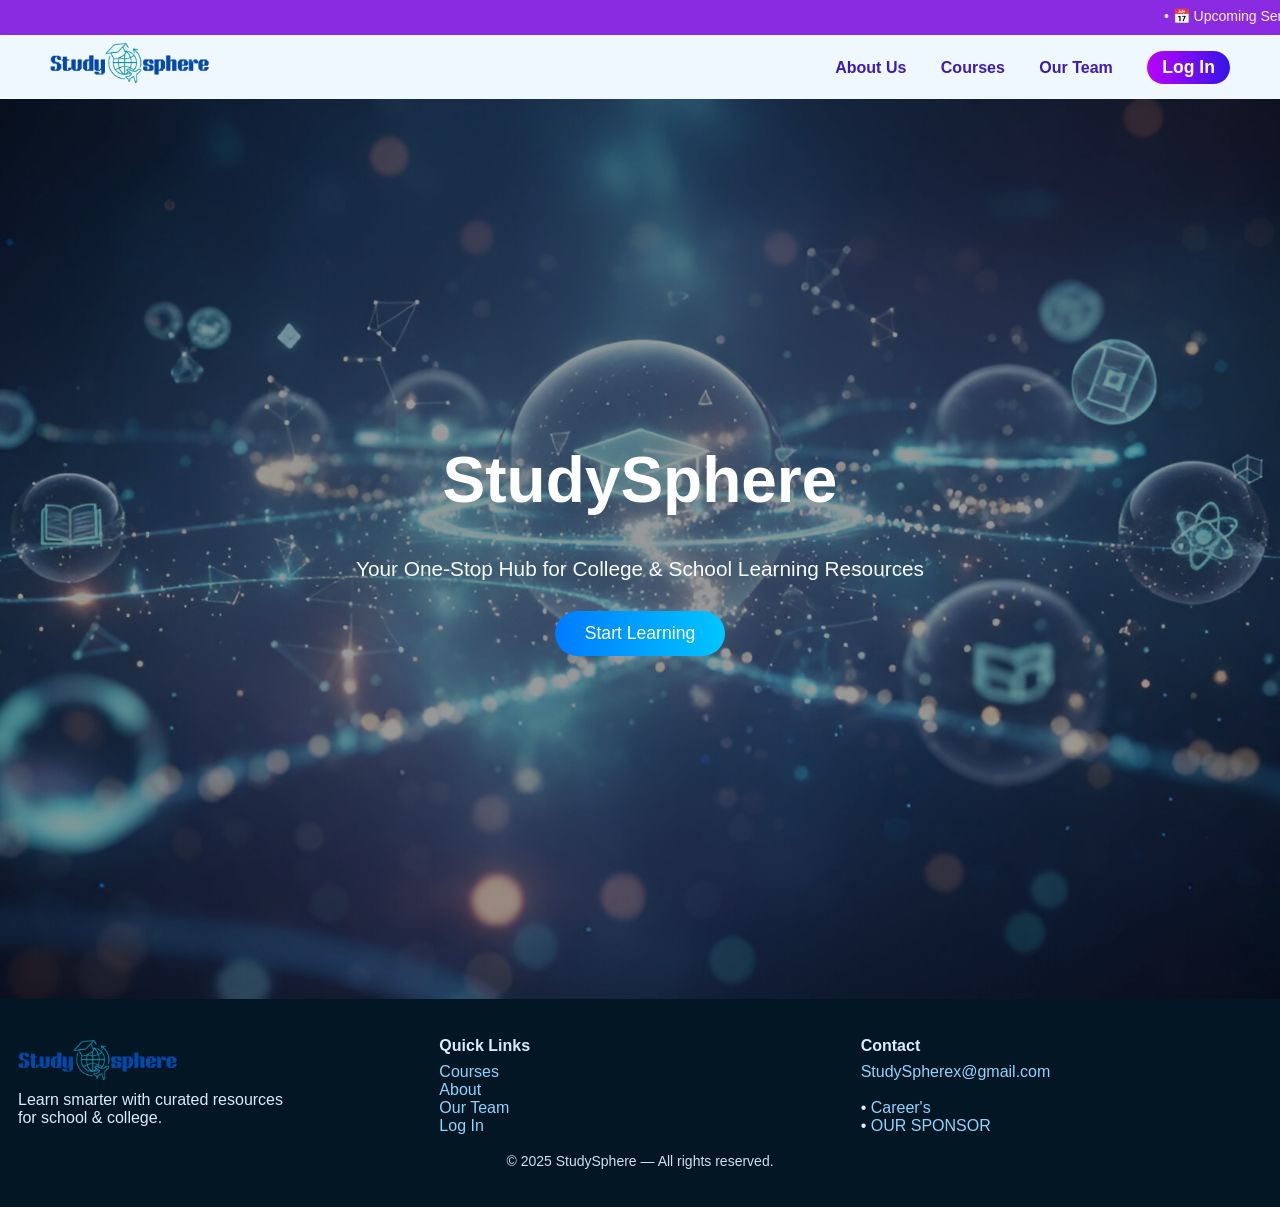
<file: index.html>
<!DOCTYPE html>
<html>
<head>
    <title>StudySphere | Learn Smarter</title>
    <link rel="stylesheet" href="style.css">
    <link rel="icon" type="image/x-icon" href="favicon.png">
</head>

<body>

    <!-- Exam Reminder -->
    <div class="exam-reminder">
        <marquee><pre> • 📅 Upcoming Semester Exams: 15th December — Start Preparing Today!                                                                 <a href = "course.html" style = "color: whitesmoke; text-decoration: none;">• 🔴 Courses are Live Now !</a></pre></marquee>
    </div>

    <header>
    <!-- Navigation Bar -->
    <nav class="navbar">
        <div class="nav-left">
            <img src="logo.png" alt="StudySphere Logo" class="logo">
        </div>
        <div class="nav-right">
            <b><a href="about.html">About Us</a></b>
            <b><a href="course.html">Courses</a></b>
            <b><a href="team.html">Our Team</a></b>
            <b><a href="LogIn.html" , alt="LogIn here"><button class="login"> Log In</button></a></b>
            
        </div>
    </nav>
    </header>

    <main>
    <!-- Hero Section -->
    <section class="hero">
        <div class="hero-content">
            <h1>StudySphere</h1>
            <p>Your One-Stop Hub for College & School Learning Resources</p>
            <a href="start_box.html" , alt = "go in"><button class="start-btn">Start Learning</button></a>
        </div>
    </section>
    </main>

  <footer id="contact">
    <div class="footer-inner">
      <div class="footer-col">
        <!-- <h4>StudySphere</h4> -->
         <img src="logo.png" alt="logo" class="logo">
        <pre>Learn smarter with curated resources 
for school & college.</pre>
      </div>
      <div class="footer-col">
        <h4>Quick Links</h4>
        <ul>
          <li><a href="course.html">Courses</a></li>
          <li><a href="about.html">About</a></li>
          <li><a href="/SAKEC HTML/7.  Team.StudySphere/index.html">Our Team</a></li>
          <li><a href="LogIn.html">Log In</a></li>
        </ul>
      </div>
      <div class="footer-col">
        <h4>Contact</h4>
      <p><a href="mailto:StudySpherex@gmail.com">StudySpherex@gmail.com</a></p><br>
        <p>•  <a href="/4.JOB APPLICATION/index.html"> Career's</a></p>
        <p>•  <a href="/5.cafe/index.html"> OUR SPONSOR</a></p></div>
      </div>
    </div>

    <div class="footer-bottom">
      <p>© 2025 StudySphere — All rights reserved.</p>
    </div>
  </footer>
</body>
</html>
</file>
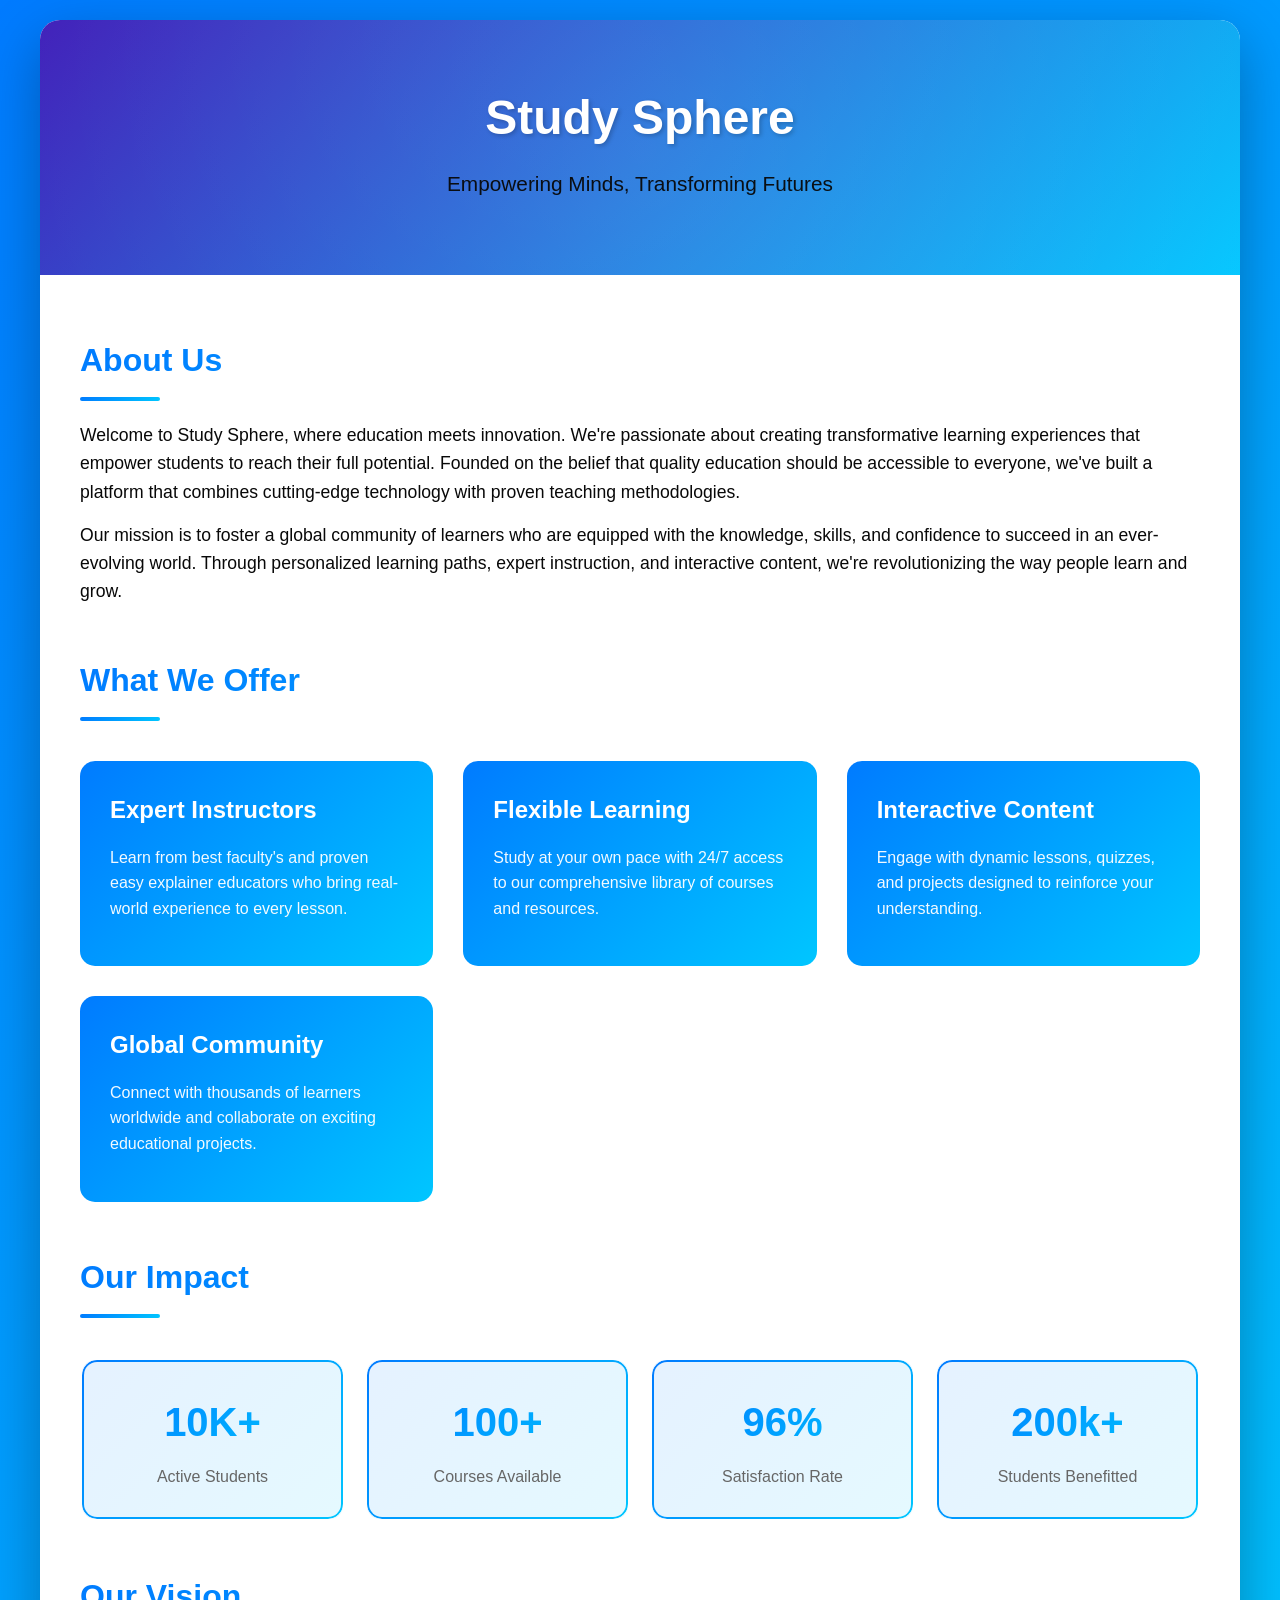
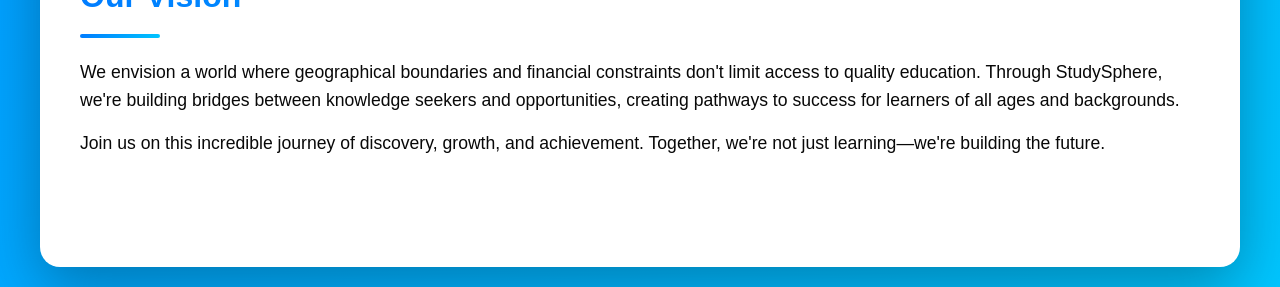
<file: about.html>
<!DOCTYPE html>
<html lang="en">
<head>
    <title>StudySphere | About Us</title>
    <style>
        * {
            margin: 0;
            padding: 0;
            box-sizing: border-box;
        }

        body {
            font-family: 'Segoe UI', Tahoma, Geneva, Verdana, sans-serif;
            line-height: 1.6;
            color: #060505;
            background: linear-gradient(135deg, #007bff 0%, #00c6ff 100%);
            min-height: 100vh;
            padding: 20px;
        }

        .container {
            max-width: 1200px;
            margin: 0 auto;
            background: white;
            border-radius: 20px;
            overflow: hidden;
            box-shadow: 0 20px 60px rgba(0, 0, 0, 0.3);
        }

        header {
            background: linear-gradient(135deg, rgb(61, 27, 184) 0%, #00c6ff 100%);
            color: white;
            padding: 60px 40px;
            text-align: center;
            position: relative;
            overflow: hidden;
        }

        header::before {
            content: '';
            position: absolute;
            top: -50%;
            right: -50%;
            width: 200%;
            height: 200%;
            background: radial-gradient(circle, rgba(255,255,255,0.1) 0%, transparent 70%);
            animation: pulse 15s ease-in-out infinite;
        }

        @keyframes pulse {
            0%, 100% { transform: scale(1); opacity: 0.5; }
            50% { transform: scale(1.1); opacity: 0.8; }
        }

        h1 {
            font-size: 3em;
            margin-bottom: 10px;
            position: relative;
            z-index: 1;
            text-shadow: 2px 2px 4px rgba(0, 0, 0, 0.2);
        }

        .tagline {
            font-size: 1.3em;
            opacity: 0.95;
            position: relative;
            z-index: 1;
        }

        .content {
            padding: 60px 40px;
        }

        .section {
            margin-bottom: 50px;
        }

        h2 {
            font-size: 2em;
            background: linear-gradient(135deg, #007bff 0%, #00c6ff 100%);
            -webkit-background-clip: text;
            -webkit-text-fill-color: transparent;
            background-clip: text;
            margin-bottom: 20px;
            position: relative;
            padding-bottom: 15px;
        }

        h2::after {
            content: '';
            position: absolute;
            bottom: 0;
            left: 0;
            width: 80px;
            height: 4px;
            background: linear-gradient(135deg, #007bff 0%, #00c6ff 100%);
            border-radius: 2px;
        }

        p {
            font-size: 1.1em;
            margin-bottom: 15px;
            color: #080808;
        }

        .features {
            display: grid;
            grid-template-columns: repeat(auto-fit, minmax(280px, 1fr));
            gap: 30px;
            margin-top: 40px;
        }

        .feature-card {
            background: linear-gradient(135deg, #007bff 0%, #00c6ff 100%);
            padding: 30px;
            border-radius: 15px;
            color: white;
            transition: transform 0.3s ease, box-shadow 0.3s ease;
            cursor: pointer;
        }

        .feature-card:hover {
            transform: translateY(-10px);
            box-shadow: 0 15px 40px rgba(0, 123, 255, 0.4);
        }

        .feature-card h3 {
            font-size: 1.5em;
            margin-bottom: 15px;
        }

        .feature-card p {
            color: rgba(255, 255, 255, 0.95);
            font-size: 1em;
        }

        .stats {
            display: grid;
            grid-template-columns: repeat(auto-fit, minmax(200px, 1fr));
            gap: 20px;
            margin-top: 40px;
        }

        .stat-box {
            text-align: center;
            padding: 30px;
            background: linear-gradient(135deg, rgba(0, 123, 255, 0.1) 0%, rgba(0, 198, 255, 0.1) 100%);
            border-radius: 15px;
            border: 2px solid transparent;
            background-clip: padding-box;
            position: relative;
        }

        .stat-box::before {
            content: '';
            position: absolute;
            top: 0;
            left: 0;
            right: 0;
            bottom: 0;
            border-radius: 15px;
            padding: 2px;
            background: linear-gradient(135deg, #007bff 0%, #00c6ff 100%);
            -webkit-mask: linear-gradient(#fff 0 0) content-box, linear-gradient(#fff 0 0);
            mask: linear-gradient(#fff 0 0) content-box, linear-gradient(#fff 0 0);
            -webkit-mask-composite: xor;
            mask-composite: exclude;
        }

        .stat-number {
            font-size: 2.5em;
            font-weight: bold;
            background: linear-gradient(135deg, #007bff 0%, #00c6ff 100%);
            -webkit-background-clip: text;
            -webkit-text-fill-color: transparent;
            background-clip: text;
        }

        .stat-label {
            font-size: 1em;
            color: #666;
            margin-top: 10px;
        }

        @media (max-width: 768px) {
            header {
                padding: 40px 20px;
            }

            h1 {
                font-size: 2em;
            }

            .content {
                padding: 40px 20px;
            }

            .features {
                grid-template-columns: 1fr;
            }
        }
    </style>
</head>
<body>
    <div class="container">
        <header>
            <a href="index.html" style="color: white; text-decoration: none;"><h1>Study Sphere</h1></a>
            <p class="tagline">Empowering Minds, Transforming Futures</p>
        </header>

        <div class="content">
            <div class="section">
                <h2>About Us</h2>
                <p>Welcome to Study Sphere, where education meets innovation. We're passionate about creating transformative learning experiences that empower students to reach their full potential. Founded on the belief that quality education should be accessible to everyone, we've built a platform that combines cutting-edge technology with proven teaching methodologies.</p>
                <p>Our mission is to foster a global community of learners who are equipped with the knowledge, skills, and confidence to succeed in an ever-evolving world. Through personalized learning paths, expert instruction, and interactive content, we're revolutionizing the way people learn and grow.</p>
            </div>

            <div class="section">
                <h2>What We Offer</h2>
                <div class="features">
                    <div class="feature-card">
                        <h3>Expert Instructors</h3>
                        <p>Learn from best faculty's and proven easy explainer educators who bring real-world experience to every lesson.</p>
                    </div>
                    <div class="feature-card">
                        <h3>Flexible Learning</h3>
                        <p>Study at your own pace with 24/7 access to our comprehensive library of courses and resources.</p>
                    </div>
                    <div class="feature-card">
                        <h3>Interactive Content</h3>
                        <p>Engage with dynamic lessons, quizzes, and projects designed to reinforce your understanding.</p>
                    </div>
                    <div class="feature-card">
                        <h3>Global Community</h3>
                        <p>Connect with thousands of learners worldwide and collaborate on exciting educational projects.</p>
                    </div>
                </div>
            </div>

            <div class="section">
                <h2>Our Impact</h2>
                <div class="stats">
                    <div class="stat-box">
                        <div class="stat-number">10K+</div>
                        <div class="stat-label">Active Students</div>
                    </div>
                    <div class="stat-box">
                        <div class="stat-number">100+</div>
                        <div class="stat-label">Courses Available</div>
                    </div>
                    <div class="stat-box">
                        <div class="stat-number">96%</div>
                        <div class="stat-label">Satisfaction Rate</div>
                    </div>
                    <div class="stat-box">
                        <div class="stat-number"> 200k+</div>
                        <div class="stat-label">Students Benefitted</div>
                    </div>
                </div>
            </div>

            <div class="section">
                <h2>Our Vision</h2>
                <p>We envision a world where geographical boundaries and financial constraints don't limit access to quality education. Through StudySphere, we're building bridges between knowledge seekers and opportunities, creating pathways to success for learners of all ages and backgrounds.</p>
                <p>Join us on this incredible journey of discovery, growth, and achievement. Together, we're not just learning—we're building the future.</p>
            </div>
        </div>
    </div>
</body>
</html>
</file>
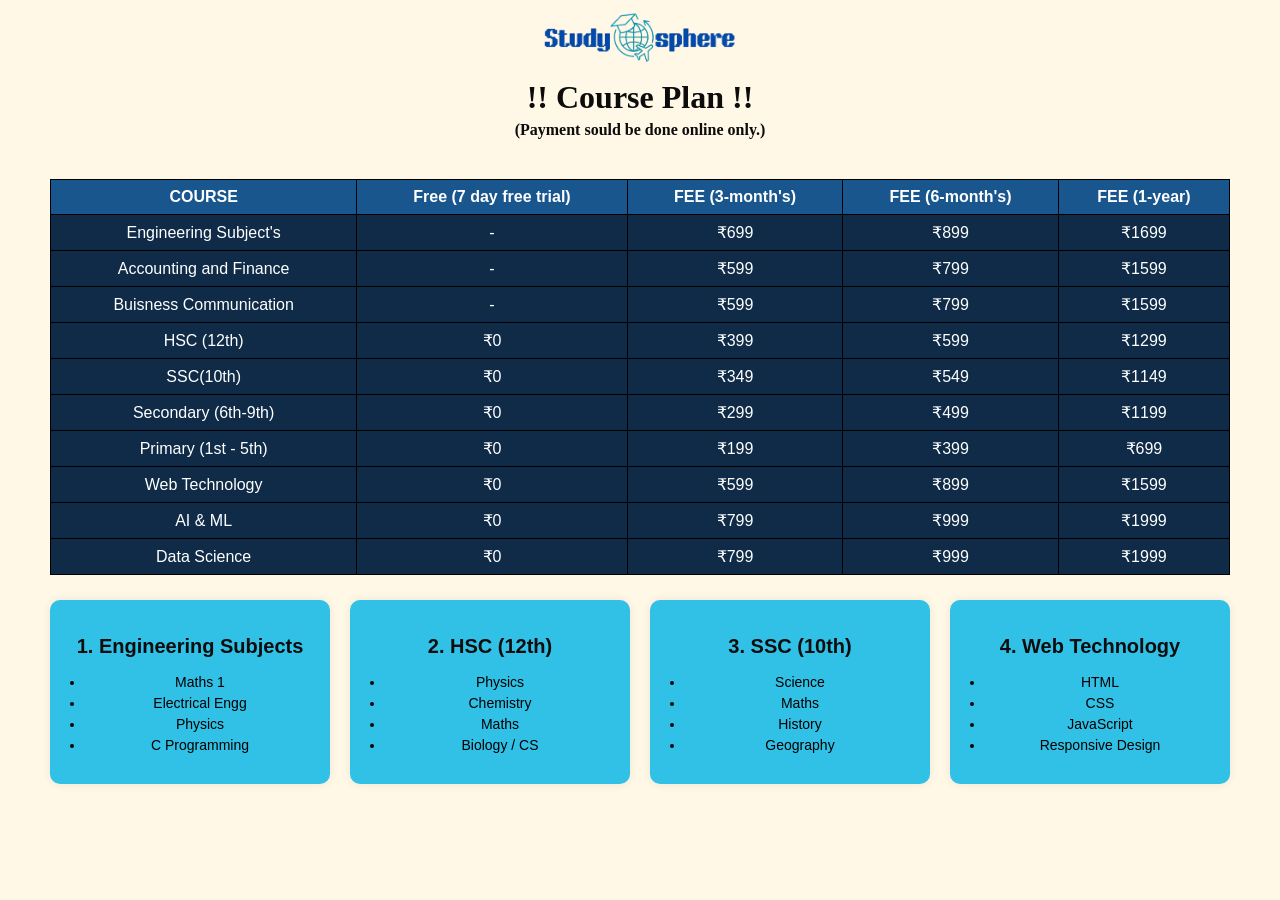
<file: course.html>
<!DOCTYPE html>
<html lang="en">
<head>
<title>StudySphere | Courses </title>
<style>
body {
font-family: Arial, sans-serif;
color: white;
background-color: #FFF8E7;
margin: 50px;
margin-top: 10px;
text-align: center;
}

h1 , h4 {
margin: 5px 0;
color :rgb(12, 12, 12);
font-family:  'Times New Roman', serif;
}

table {
border-collapse: collapse;
width: 100%;
margin-top: 40px;
}
th, td {
border: 1px solid black;
padding: 8px;
text-align: center;
vertical-align: middle;
}
th {
background-color: #19568D;
}
.header-info {
margin-bottom: 10px;
}
.sub-table {
width: 100%;
margin-top: 20px;
}
.sub-table td {
text-align: left;
vertical-align: top;
border: none;
}
.bold {
font-weight: bold;
}

.subjects-container {
  display: flex;
  justify-content: space-between;
  gap: 20px;
  margin-top: 25px;
}

.subject-box {
  background: #31c1e6;
  padding: 15px;
  width: 23%;
  border-radius: 10px;
  box-shadow: 0 0 10px rgba(0,0,0,0.08);
  text-align: center;
}

.subject-box h3 {
  margin-bottom: 10px;
  font-size: 20px;
  color: #0d0d0e; /* Navy blue */
}

.subject-box ul {
padding-left: 20px;
list-style-type: disc;
}

.subject-box ul li {
  font-size: 14px;
  margin-bottom: 5px;
  color: black;
}




</style>
</head>
<body>

<a href = "index.html"><img src="logo.png" alt = "StudySphere" height = 60 ></a>
<h1>!! Course Plan !!</h1>
<h4>(Payment sould be done online only.)</h4>

<table>
<colgroup>
    <col span="2" style="background-color: #0F2B47">
    <col span="3" style="background-color: #0F2B47">
  </colgroup>
<tr>
<th>COURSE</th>
<th>Free (7 day free trial)</th>
<th>FEE (3-month's)</th>
<th>FEE (6-month's)</th>
<th>FEE (1-year)</th>
</tr>
<tr>
<td>Engineering Subject's</td>
<td>-<br></td>
<td>₹699<br></td>
<td>₹899<br></td>
<td>₹1699<br></td>
</tr>

<tr>
<td>Accounting and Finance</td>
<td>-<br></td>
<td>₹599<br></td>
<td>₹799<br></td>
<td>₹1599<br></td>
</tr>

<tr>
<td>Buisness Communication</td>
<td>-<br></td>
<td>₹599<br></td>
<td>₹799<br></td>
<td>₹1599<br></td>
</tr>

<tr>
<td>HSC (12th)</td>
<td>₹0<br></td>
<td>₹399<br></td>
<td>₹599<br></td>
<td>₹1299<br></td>
</tr>

<tr>
<td>SSC(10th)</td>
<td>₹0<br></td>
<td>₹349<br></td>
<td>₹549<br></td>
<td>₹1149<br></td>
</tr>

<tr>
<td>Secondary (6th-9th)</td>
<td>₹0<br></td>
<td>₹299<br></td>
<td>₹499<br></td>
<td>₹1199<br></td>
</tr>

<tr>
<td>Primary (1st - 5th)</td>
<td>₹0<br></td>
<td>₹199<br></td>
<td>₹399<br></td>
<td>₹699<br></td>
</tr>

<tr>
<td>Web Technology</td>
<td>₹0<br></td>
<td>₹599<br></td>
<td>₹899<br></td>
<td>₹1599<br></td>
</tr>

<tr>
<td>AI & ML</td>
<td>₹0<br></td>
<td>₹799<br></td>
<td>₹999<br></td>
<td>₹1999<br></td>
</tr>

<tr>
<td>Data Science</td>
<td>₹0<br></td>
<td>₹799<br></td>
<td>₹999<br></td>
<td>₹1999<br></td>
</tr>
</table>

<div class="subjects-container">
    
  <div class="subject-box">
      <h3>1. Engineering Subjects</h3>
      <ul>
          <li>Maths 1</li>
          <li>Electrical Engg</li>
          <li>Physics</li>
          <li>C Programming</li>
      </ul>
  </div>

  <div class="subject-box">
      <h3>2. HSC (12th)</h3>
      <ul>
          <li>Physics</li>
          <li>Chemistry</li>
          <li>Maths</li>
          <li>Biology / CS</li>
      </ul>
  </div>

  <div class="subject-box">
      <h3>3. SSC (10th)</h3>
      <ul>
          <li>Science</li>
          <li>Maths</li>
          <li>History</li>
          <li>Geography</li>
      </ul>
  </div>

  <div class="subject-box">
      <h3>4. Web Technology</h3>
      <ul>
          <li>HTML</li>
          <li>CSS</li>
          <li>JavaScript</li>
          <li>Responsive Design</li>
      </ul>
  </div>

</div>

</body>
</html>
</file>
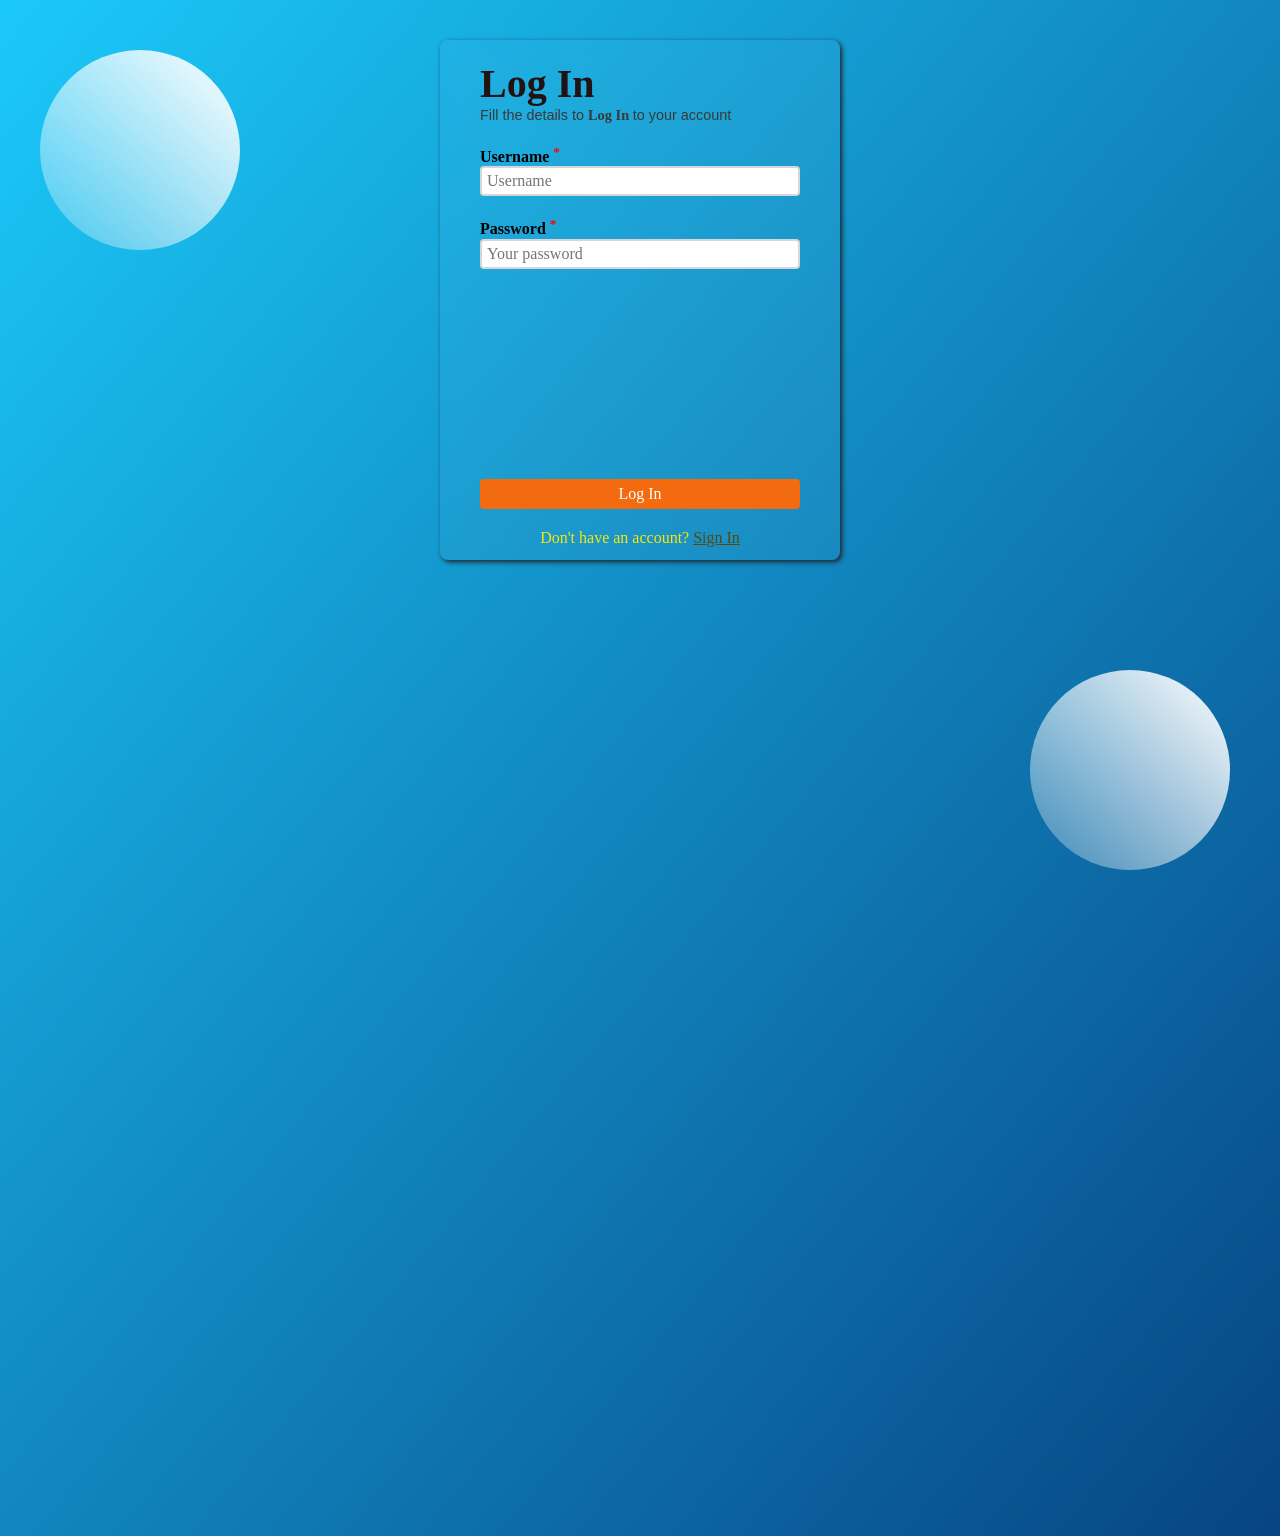
<file: LogIn.html>
<!DOCTYPE html>
<html lang="en">
<head>
    <title>StudySphere | Log In</title>
    <link rel="stylesheet" href="LogIn.css">
</head>
<body>
    <div class="outerbox">
        <div class="innerbox">
            <header class="signup-header">
                <h1>Log In</h1>
                <p>Fill the details to <strong> Log In </strong>to your account</p>
            </header>
            <main class="signup-body">
                <form action="#">
                   <div class="u">
                    <p>
                        <label for="fullname">Username <sup>*</sup></label>
                        <input type="text" id="fullname" placeholder="Username" required>
                    </p>
                </div>
                    <div class="p">
                    <p>
                        <label for="password">Password <sup>*</sup></label>
                        <input type="password" id="password" placeholder="Your password" required>
                    </p>
                </div>

                    <p>
                        <input type="submit" id="submit" value="Log In">
                    </p>
                </form>
            </main>
            <footer class="signup-footer">
                <p>Don't have an account? <a href="SignIn.html"> Sign In </a> </p>

            </footer>
        </div>
        <div class="circle C1"></div>
        <div class="circle C2"></div>
    </div>
</body>
</html>
</file>
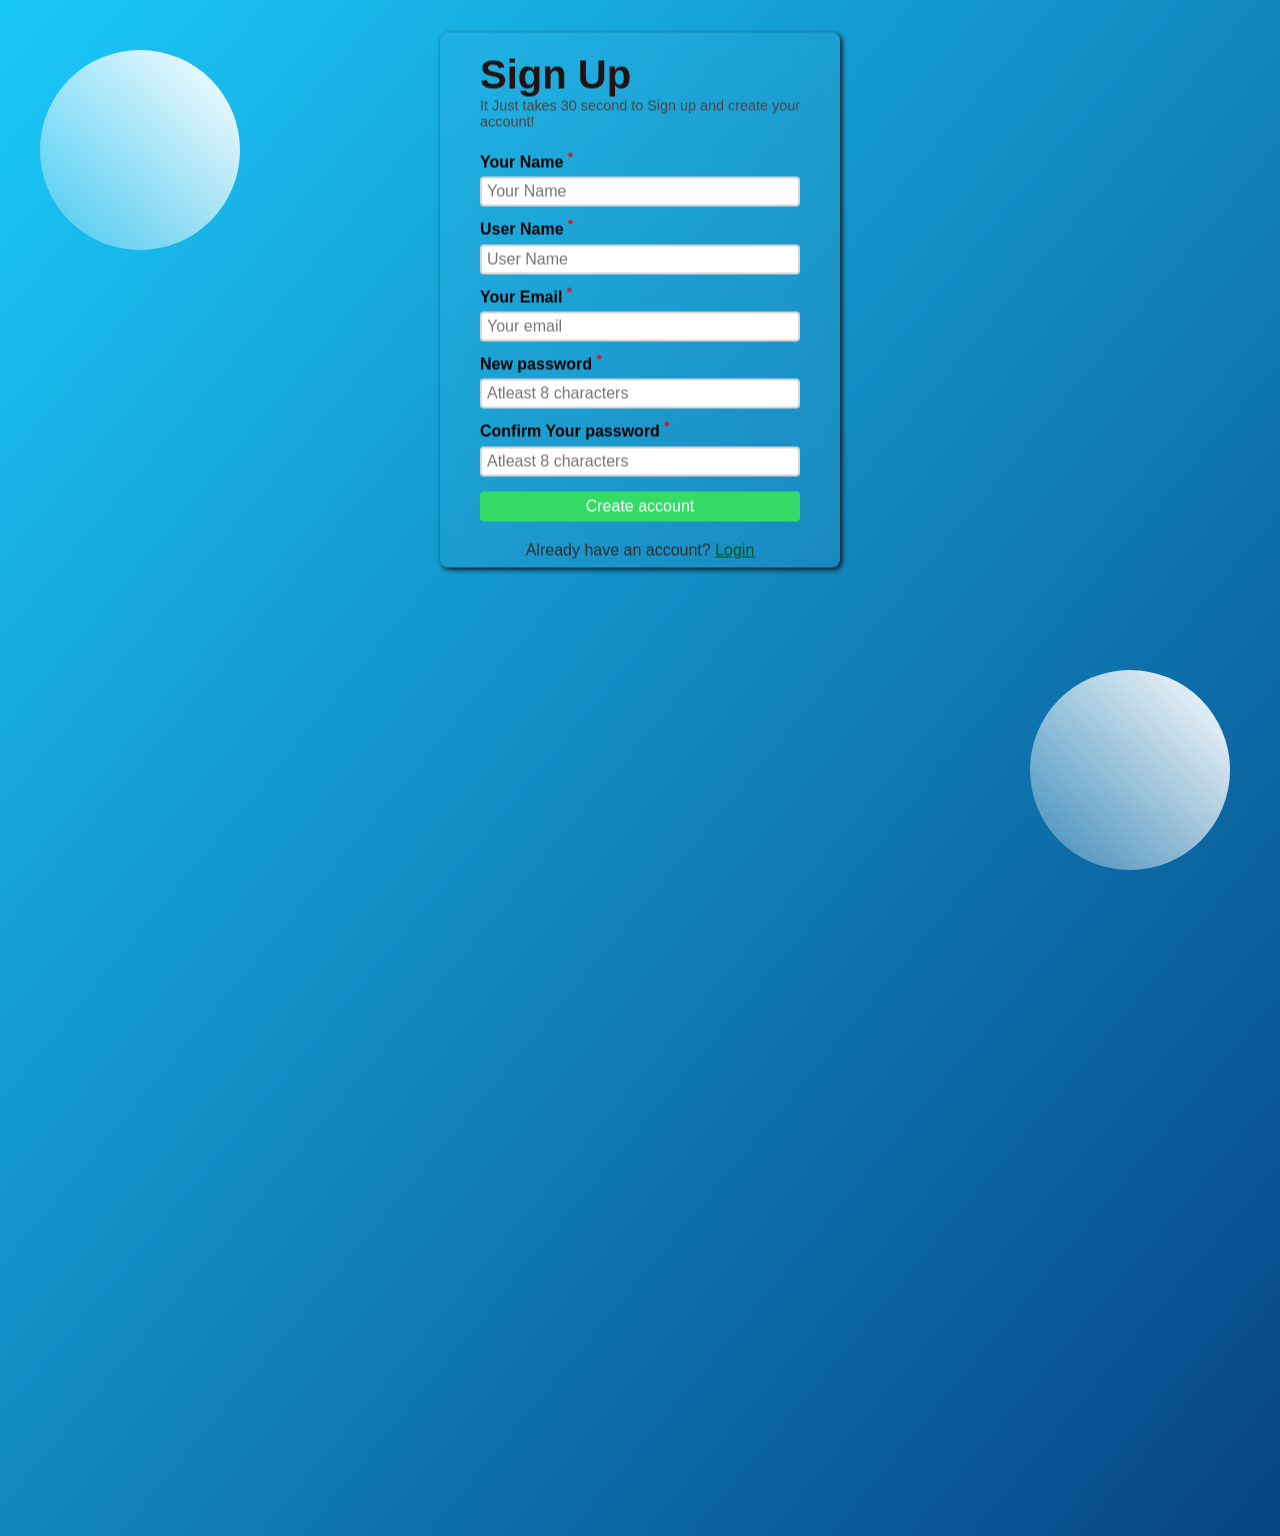
<file: SignIn.html>
<!DOCTYPE html>
<html lang="en">
<head>
    <title>StudySphere | Sign In</title>
    <link rel="stylesheet" href="SignIn.css">
</head>
<body>
    <div class="outerbox">
        <div class="innerbox">
            <header class="signup-header">
                <h1>Sign Up</h1>
                <p>It Just takes 30 second to Sign up and create your account!</p>
            </header>
            <main class="signup-body">
                <form action="#">
                    <p>
                        <label for="fullname">Your Name <sup>*</sup></label>
                        <input type="text" id="fullname" placeholder="Your Name" required>
                    </p>

                    <p>
                        <label for="fullname">User Name <sup>*</sup></label>
                        <input type="text" id="fullname" placeholder="User Name" required>
                    </p>

                    <p>
                        <label for="email">Your Email <sup>*</sup></label>
                        <input type="email" id="email" placeholder="Your email" required>
                    </p>

                    <p>
                        <label for="password">New password <sup>*</sup></label>
                        <input type="password" id="password" placeholder="Atleast 8 characters" required>
                    </p>

                    <p>
                        <label for="password">Confirm Your password <sup>*</sup></label>
                        <input type="password" id="password" placeholder="Atleast 8 characters" required>
                    </p>

                    <p>
                        <input type="submit" id="submit" value="Create account">
                    </p>
                </form>
            </main>
            <footer class="signup-footer">
                <p>Already have an account? <a href="LogIn.html">Login</a></p>

            </footer>
        </div>
        <div class="circle C1"></div>
        <div class="circle C2"></div>
    </div>
</body>
</html>
</file>
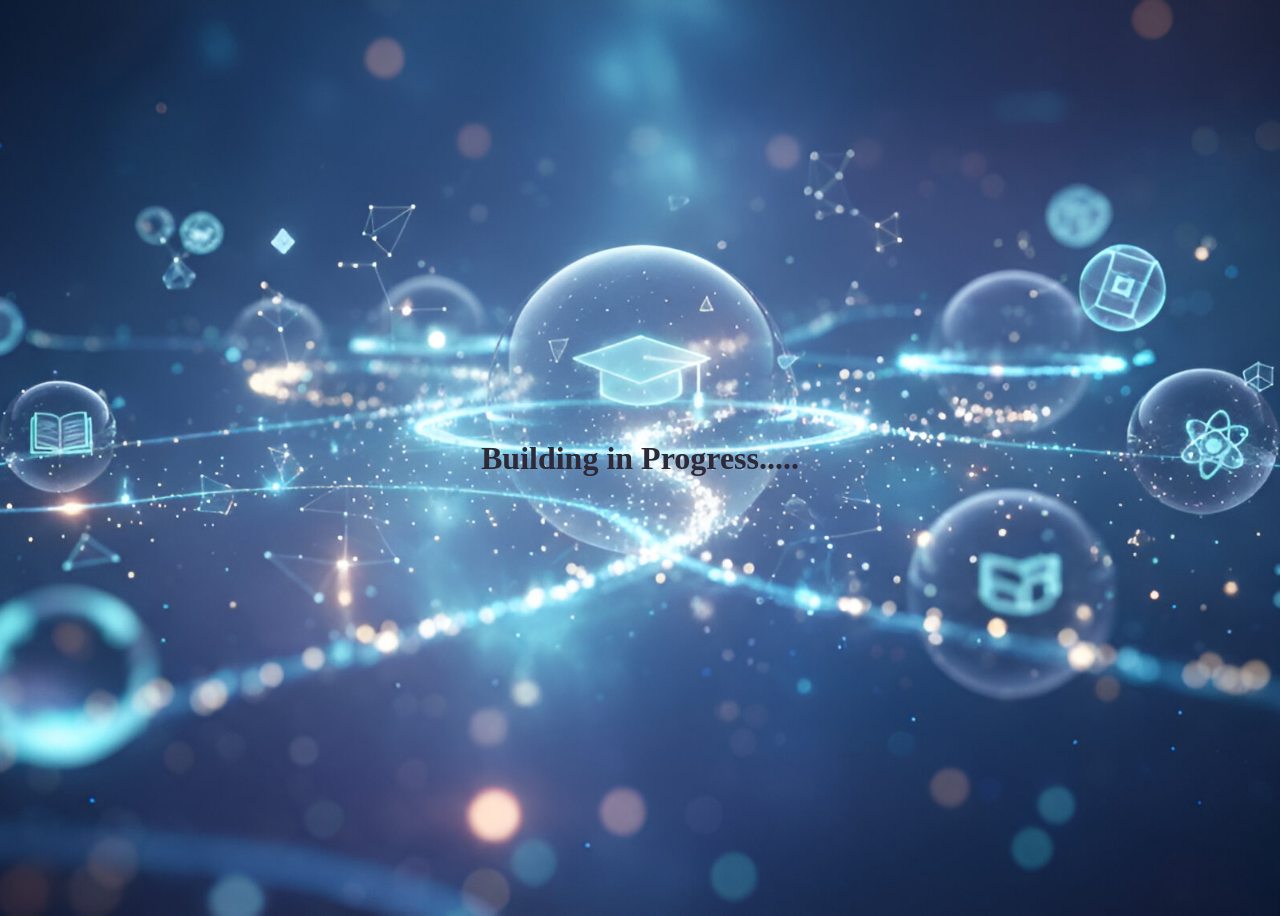
<file: start_box.html>
<!DOCTYPE html>
<html>
    <head>
        <title>StudySphere | Learn Smarter</title>
        <style>
            body {
                background-image: url(background.jpg);
                background-size: cover;
                background-position: center;
                height: 100vh;
                position: relative;
                display: flex;
                justify-content: center;
                align-items: center;
            }
            h1 {
                color: rgb(45, 41, 55);
            }
        </style>
    </head>

    <body>
        <h1 style="text-align: center;"> Building in Progress..... </h1>
    </body>

</html>
</file>
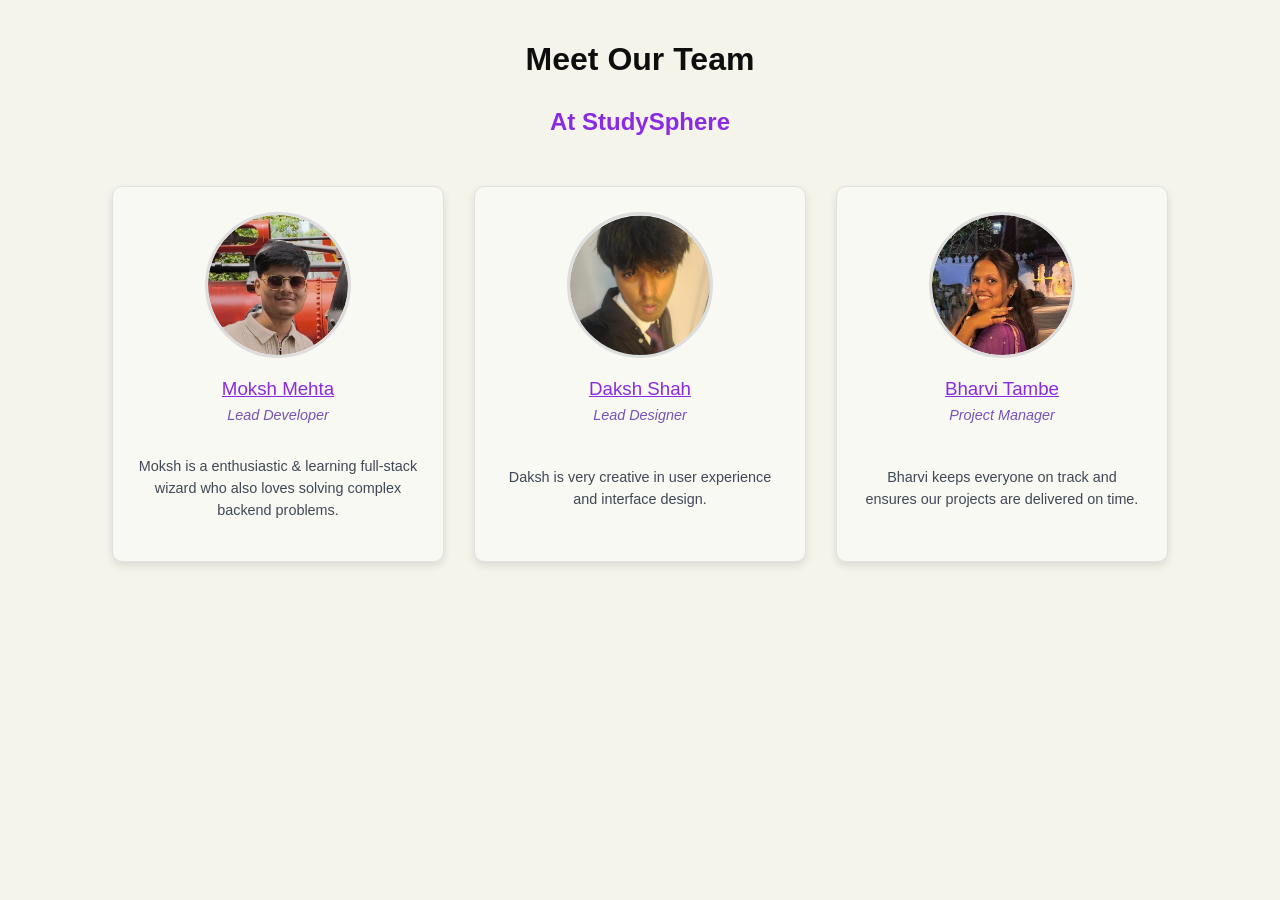
<file: team.html>
<!DOCTYPE html>
<html lang="en">
<head>
    <meta charset="UTF-8">
    <meta name="viewport" content="width=device-width, initial-scale=1.0">
    <title>Our Team Portfolio</title>
    <link rel="stylesheet" href="team-style.css">
</head>
<body>

    <h1>Meet Our Team</h1>
    <h2>At StudySphere</h2>

    <div class="team-container">

        <div class="profile-card">
            <div class="card-image-placeholder">
                <img src="hota hai.jpg">
            </div>
            <h3><u>Moksh Mehta</u></h3>
            <p class="role">Lead Developer</p>
            <p>Moksh is a enthusiastic & learning full-stack wizard who  also loves solving complex backend problems.</p>
        </div>

        <div class="profile-card">
            <div class="card-image-placeholder">
                <span><img src="duck.png"></span>
            </div>
            <h3><u>Daksh Shah</u></h3>
            <p class="role">Lead Designer</p>
            <p>Daksh is very creative in user experience and interface design.</p>
        </div>

        <div class="profile-card">
            <div class="card-image-placeholder">
                <span><img src="ohh bhai.png"></span>
            </div>
            <h3><u>Bharvi Tambe</u></h3>
            <p class="role">Project Manager</p>
            <p>Bharvi keeps everyone on track and ensures our projects are delivered on time.</p>
        </div>

    </div>

</body>
</html>
</file>
<file: style.css>
* {
    margin: 0;
    padding: 0;
    box-sizing: border-box;
    font-family: 'Poppins', sans-serif;
}

/* Exam Reminder */
.exam-reminder {
    background-color: blueviolet;
    color: whitesmoke;
    text-align: center;
    padding: 8px 0;
    font-size: 14px;
    font-weight: 500;
}

/* Navbar */
.navbar {
    display: flex;
    justify-content: space-between;
    align-items: center;
    background :aliceblue;
    padding: 5px 50px;
    box-shadow: 0 2px 5px rgba(0,0,0,0.1);
}

.logo {
    height: 50px;
}

.nav-right a {
    margin-left: 30px;
    text-decoration: none;
    color: rgb(61, 27, 184);
    font-weight: 700;
}


.nav-right a:hover {
    color: #007bff;
    text-decoration: underline;
}

.login {
    padding: 6px 15px;
    font-size: 1.1rem;
    font-weight: 600;
    border: none;
    border-radius: 25px;
    background: linear-gradient(90deg, #ba04fc , #3415e6);
    color: white;
    cursor: pointer;
    transition: transform 0.2s, box-shadow 0.3s;
}

/* Hero Section */
.hero {
    background-image: url('background.jpg');
    background-size: cover;
    background-position: center;
    height: 100vh;
    position: relative;
    display: flex;
    justify-content: center;
    align-items: center;
}

.hero::before {
    content: '';
    position: absolute;
    top: 0; left: 0;
    width: 100%; height: 100%;
    background: rgba(0, 0, 0, 0.4);
}

.hero-content {
    position: relative;
    text-align: center;
    color: white;
    z-index: 1;
}

.hero-content h1 {
    font-size: 4rem;
    margin-bottom: 40px;
}

.hero-content p {
    font-size: 1.3rem;
    color: #f5faff;
    margin-bottom: 30px;
}

.start-btn {
    padding: 12px 30px;
    font-size: 1.1rem;
    border: none;
    border-radius: 25px;
    background: linear-gradient(90deg, #007bff, #00c6ff);
    color: white;
    cursor: pointer;
    transition: transform 0.2s, box-shadow 0.3s;
}

.start-btn:hover {
    transform: scale(1.05);
    box-shadow: 0 4px 15px rgba(0, 123, 255, 0.5);
}

footer{
  background:#031624;
  color:#d8ecff;
  padding:38px 18px;
}
.footer-inner{
    display:flex;
    gap:20px;
    max-width:var(--max-width);
    margin:0 auto 18px;
    flex-wrap:wrap;
}

.footer-col{ flex:1 1 260px; }
.footer-col h4{ color:var(--brand-cyan); margin-bottom:8px; }
.footer-col ul{ list-style:none; padding:0; }
.footer-col li a{ color:#8fd3ff; text-decoration:none; }
.footer-col a:hover{ color:var(--brand-cyan); }
.footer-col a {
    color: #8fd3ff;
    text-decoration: none;
}

.footer-bottom{
    text-align:center;
    font-size:14px;
    opacity:0.95;
}
</file>
<file: LogIn.css>
* {
    margin : 0;
    padding: 0%;
    box-sizing: border-box;
    font-family:'Times New Roman', Times, serif;
}

body {
    font: cursive;
}

.outerbox {
    width: 100vw;
    height: 120vw;
    background: linear-gradient(to top left, #074484 , #1bc9f9);
}

.innerbox {
    width: 400px ;
    height: 520px;
    margin: 0 auto;
    position: relative;
    top: 300px;
    transform: translateY(-50%);
    padding: 20px 40px;
    background-color: #ffffff09;
    backdrop-filter: blur(8px);
    border-radius: 8px;
    box-shadow: 2px 2px 5px #1d2327;
    z-index: 2;
}

.signup-header h1 {
    font-size: 2.5rem;
    color: #221212;
}
 
.signup-header p {
    font-size: 0.9rem;
    color : #3a3939;
    font-family: 'Gill Sans', 'Gill Sans MT', Calibri, 'Trebuchet MS', sans-serif;
}

.signup-body {
    margin: 20px 0;
}

.signup-body p {
    margin: 10px 0px;
}

.signup-body p label {
    display: block;
    font-weight: bold;
    margin-top: 20px;
}

.signup-body p input {
     width: 100%;
     height: 30px;
     padding: 5px;
     border: 2px solid #cccc;
     border-radius: 4px;
     font-size: 1rem;
     margin-top: px;
}

#submit {
    background-color: #f36a0f;
    border: none;
    color: rgb(255, 255, 255);
    cursor: pointer;
    margin-top: 200px;
}

#submit:hover {
    background-color: #8ccbe9;
}

.signup-footer p {
    color: #fae606;
    text-align: center;
    margin-top: 16px;
}

.signup-footer p a {
    color:#5b480b;
}

.circle {
    width: 200px;
    height: 200px;
    border-radius: 50%;
    background: linear-gradient(to top right , #ffffff33 , #ffffffff);
    position: absolute;
}

.C1 {
    top : 50px;
    left: 40px;
}

.C2 {
    bottom: 30px;
    right: 50px;
}

sup {
    color: red;
}
</file>
<file: SignIn.css>
* {
    margin : 0;
    padding: 0%;
    box-sizing: border-box;
    font-family:'Franklin Gothic Medium', 'Arial Narrow', Arial, sans-serif;
}

body {
    font: cursive;
}

.outerbox {
    width: 100vw;
    height: 120vw;
    background: linear-gradient(to top left, #074484 , #1bc9f9 );
}

.innerbox {
    width: 400px ;
    height: 535px;
    margin: 0 auto;
    position: relative;
    top: 300px;
    transform: translateY(-50%);
    padding: 20px 40px;
    background-color: #ffffff09;
    backdrop-filter: blur(8px);
    border-radius: 8px;
    box-shadow: 2px 2px 5px #071311;
    z-index: 2;
}

.signup-header h1 {
    font-size: 2.5rem;
    color: #221212;
    font-family:'Gill Sans', 'Gill Sans MT', Calibri, 'Trebuchet MS', sans-serif;
}
 
.signup-header p {
    font-size: 0.9rem;
    color : #4d4444
}

.signup-body {
    margin: 20px 0;
}

.signup-body p {
    margin: 10px 0px;
}

.signup-body p label {
    display: block;
    font-weight: bold;
}

.signup-body p input {
     width: 100%;
     height: 30px;
     padding: 5px;
     border: 2px solid #cccc;
     border-radius: 4px;
     font-size: 1rem;
     margin-top: 5px;
}

#submit {
    background-color: #34db66;
    border: none;
    color: white;
    cursor: pointer;
}

#submit:hover {
    background-color: #18d722;
}

.signup-footer p {
    color: #2b2d2c;
    text-align: center;
}

.signup-footer p a {
    color:#015614;
}

.circle {
    width: 200px;
    height: 200px;
    border-radius: 50%;
    background: linear-gradient(to top right , #ffffff33 , rgb(255, 255, 255));
    position: absolute;
}

.C1 {
    top : 50px;
    left: 40px;
}

.C2 {
    bottom: 30px;
    right: 50px;
}

sup {
    color: red;
}
</file>
<file: team-style.css>
/* --- Basic Setup --- */
body {
    font-family: Arial, sans-serif;
    background-color: #f5f4eb;
    color: #333;
    text-align: center;
    margin: 0; 
    padding: 20px 0; 
}

h1  {
    margin-bottom: 30px;
    color: #0e0e0e;
}
h2 {
    margin-bottom: 30px;
    
    color: blueviolet;
}



.team-container {
    display: flex;
    flex-wrap: wrap;
    justify-content: center;
    padding: 20px;
    gap: 30px; 
}


.profile-card {
    background-color: #f7f9f2;
    width: 280px;
    box-shadow: 0 4px 8px rgba(0, 0, 0, 0.1);
    border-radius: 10px;
    text-align: center;
    border: 1px solid #e0e0e0;
    padding: 25px;
    display: flex; 
    flex-direction: column; 
    align-items: center; 
}

.card-image-placeholder {
    width: 140px;
    height: 140px;
    background-color: #eee; 
    border: 3px solid #ddd;
    border-radius: 50%; 
    overflow: hidden; 
    margin-bottom: 20px; 
    display: flex;
    justify-content: center; 
    align-items: center;
}

.card-image-placeholder img {
    width: 100%; 
    height: 100%;
    object-fit: cover; 
    border-radius: 50%;
    display: block; 
}



.profile-card h3 {
    margin-top: 0;
    font-weight: 500;
    margin-bottom: 5px;
    color:blueviolet;
}

.profile-card .role {
    font-style: italic;
    color: #7952b8;
    margin-top: 0;
    margin-bottom: 15px;
}

.profile-card p {
    font-size: 0.9em;
    color:rgb(65, 72, 85);
    line-height: 1.5;
    flex-grow: 1;
}

/* @media (max-width: 768px) {
    .team-container {
        padding: 15px;
        gap: 20px;
    }
    .profile-card {
        width: 100%;
        max-width: 300px; 
    }
} */
</file>
